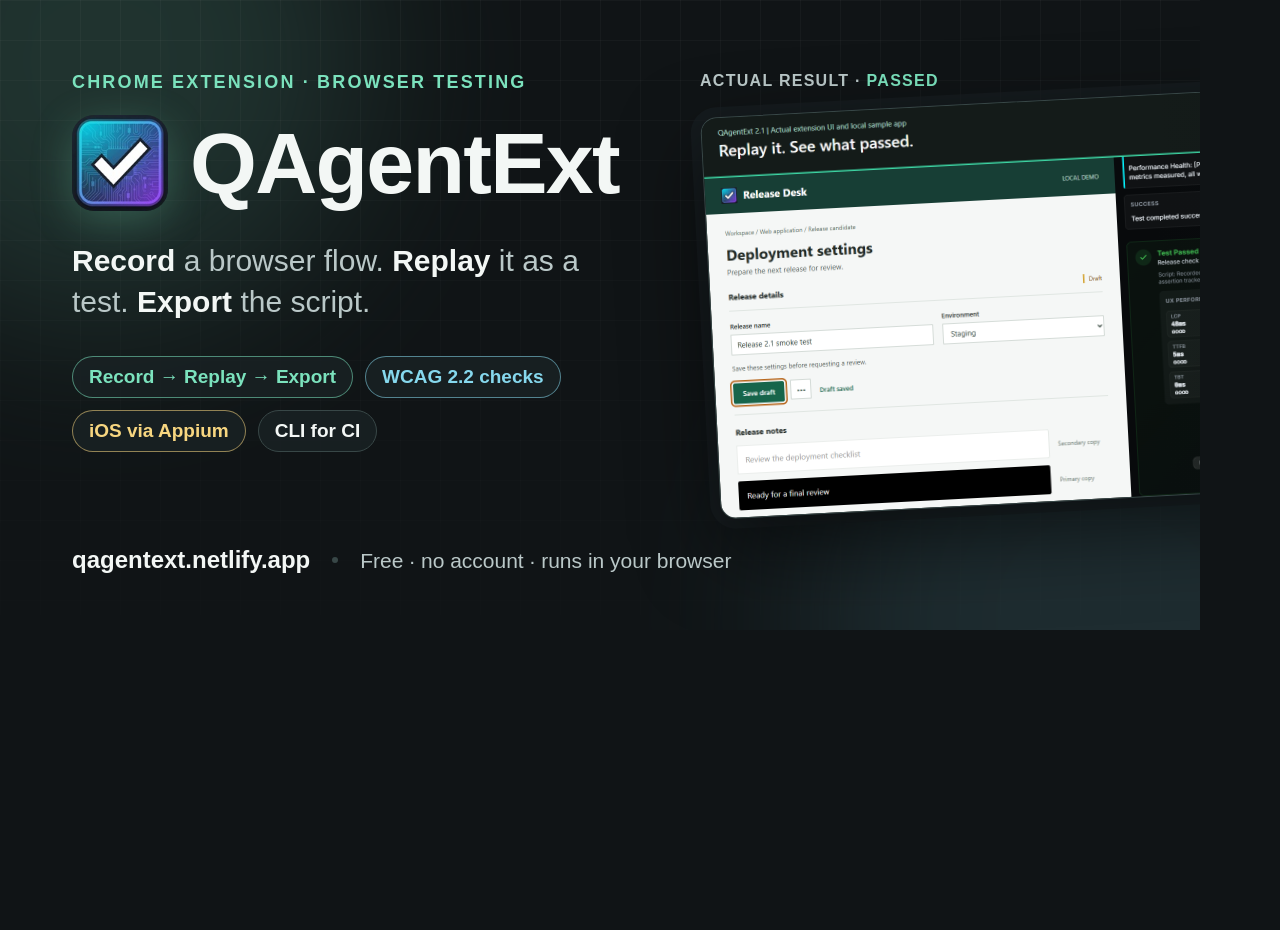
<file: tools/social-card.html>
<!doctype html>
<html lang="en">
<head>
<meta charset="utf-8">
<title>QAgentExt social card source</title>
<!--
  The source of public/assets/social-card.png (1200 x 630, the Open Graph and
  Twitter card size). Rendered to PNG with tools/render-social-card.cjs from a
  checkout of the extension repository, which has Playwright installed.
  Everything here is the site's own palette, icon and a real screenshot; no
  web fonts, nothing loaded from elsewhere.
-->
<style>
  :root { --bg: #101416; --surface: #192124; --ink: #f3f7f5; --muted: #bac8c8; --line: #384747; --accent: #7be2bd; --cyan: #86d8ed; --amber: #f7d680; }
  * { box-sizing: border-box; margin: 0; }
  html, body { width: 1200px; height: 630px; overflow: hidden; }
  body {
    background: var(--bg);
    color: var(--ink);
    font-family: -apple-system, BlinkMacSystemFont, "Segoe UI", Roboto, Helvetica, Arial, sans-serif;
    position: relative;
  }
  .glow { position: absolute; border-radius: 50%; filter: blur(90px); opacity: .55; }
  .glow--a { width: 520px; height: 520px; left: -160px; top: -200px; background: rgba(123, 226, 189, .28); }
  .glow--b { width: 620px; height: 620px; right: -220px; bottom: -300px; background: rgba(134, 216, 237, .22); }
  .grid { position: absolute; inset: 0; background-image: linear-gradient(rgba(255,255,255,.035) 1px, transparent 1px), linear-gradient(90deg, rgba(255,255,255,.035) 1px, transparent 1px); background-size: 40px 40px; mask-image: linear-gradient(180deg, rgba(0,0,0,.9), rgba(0,0,0,.15)); }
  .copy { position: absolute; left: 72px; top: 72px; width: 600px; }
  .eyebrow { color: var(--accent); font-size: 18px; font-weight: 700; letter-spacing: .12em; text-transform: uppercase; }
  .name { display: flex; align-items: center; gap: 22px; margin-top: 22px; }
  .name img { width: 96px; height: 96px; border-radius: 22px; box-shadow: 0 10px 40px rgba(123, 226, 189, .25); }
  .name h1 { font-size: 86px; font-weight: 800; letter-spacing: -.02em; line-height: 1; }
  .tagline { margin-top: 30px; font-size: 30px; line-height: 1.35; color: var(--muted); max-width: 560px; }
  .tagline b { color: var(--ink); font-weight: 650; }
  .pills { display: flex; flex-wrap: wrap; gap: 12px; margin-top: 34px; }
  .pill { font-size: 19px; font-weight: 650; padding: 9px 16px; border-radius: 100px; border: 1.5px solid var(--line); background: rgba(25, 33, 36, .85); color: var(--ink); }
  .pill--accent { border-color: rgba(123, 226, 189, .55); color: var(--accent); }
  .pill--cyan { border-color: rgba(134, 216, 237, .55); color: var(--cyan); }
  .pill--amber { border-color: rgba(247, 214, 128, .55); color: var(--amber); }
  .footer { position: absolute; left: 72px; bottom: 56px; display: flex; align-items: baseline; gap: 22px; font-size: 21px; color: var(--muted); }
  .footer .url { color: var(--ink); font-weight: 700; font-size: 24px; }
  .footer .dot { width: 6px; height: 6px; border-radius: 50%; background: var(--line); align-self: center; }
  .shot { position: absolute; left: 700px; top: 118px; width: 640px; border-radius: 16px; border: 1.5px solid var(--line); overflow: hidden; background: #111a18; box-shadow: 0 30px 80px rgba(0, 0, 0, .55), 0 0 0 10px rgba(25, 33, 36, .6); transform: rotate(-3deg); transform-origin: left top; }
  .shot img { display: block; width: 640px; height: 400px; }
  .shot::after { content: ""; position: absolute; inset: 0; background: linear-gradient(90deg, transparent 70%, rgba(16, 20, 22, .25)); }
  .badge { position: absolute; left: 700px; top: 72px; font-size: 16px; font-weight: 700; letter-spacing: .08em; text-transform: uppercase; color: var(--muted); }
  .badge b { color: var(--accent); }
</style>
</head>
<body>
  <div class="glow glow--a"></div>
  <div class="glow glow--b"></div>
  <div class="grid"></div>
  <div class="copy">
    <div class="eyebrow">Chrome extension &middot; Browser testing</div>
    <div class="name"><img src="../public/assets/icon-128.png" alt=""><h1>QAgentExt</h1></div>
    <p class="tagline"><b>Record</b> a browser flow. <b>Replay</b> it as a test. <b>Export</b> the script.</p>
    <div class="pills">
      <span class="pill pill--accent">Record &rarr; Replay &rarr; Export</span>
      <span class="pill pill--cyan">WCAG 2.2 checks</span>
      <span class="pill pill--amber">iOS via Appium</span>
      <span class="pill">CLI for CI</span>
    </div>
  </div>
  <div class="badge">Actual result &middot; <b>passed</b></div>
  <div class="shot"><img src="../public/assets/02-replay.png" alt=""></div>
  <div class="footer"><span class="url">qagentext.netlify.app</span><span class="dot"></span><span>Free &middot; no account &middot; runs in your browser</span></div>
</body>
</html>
</file>
